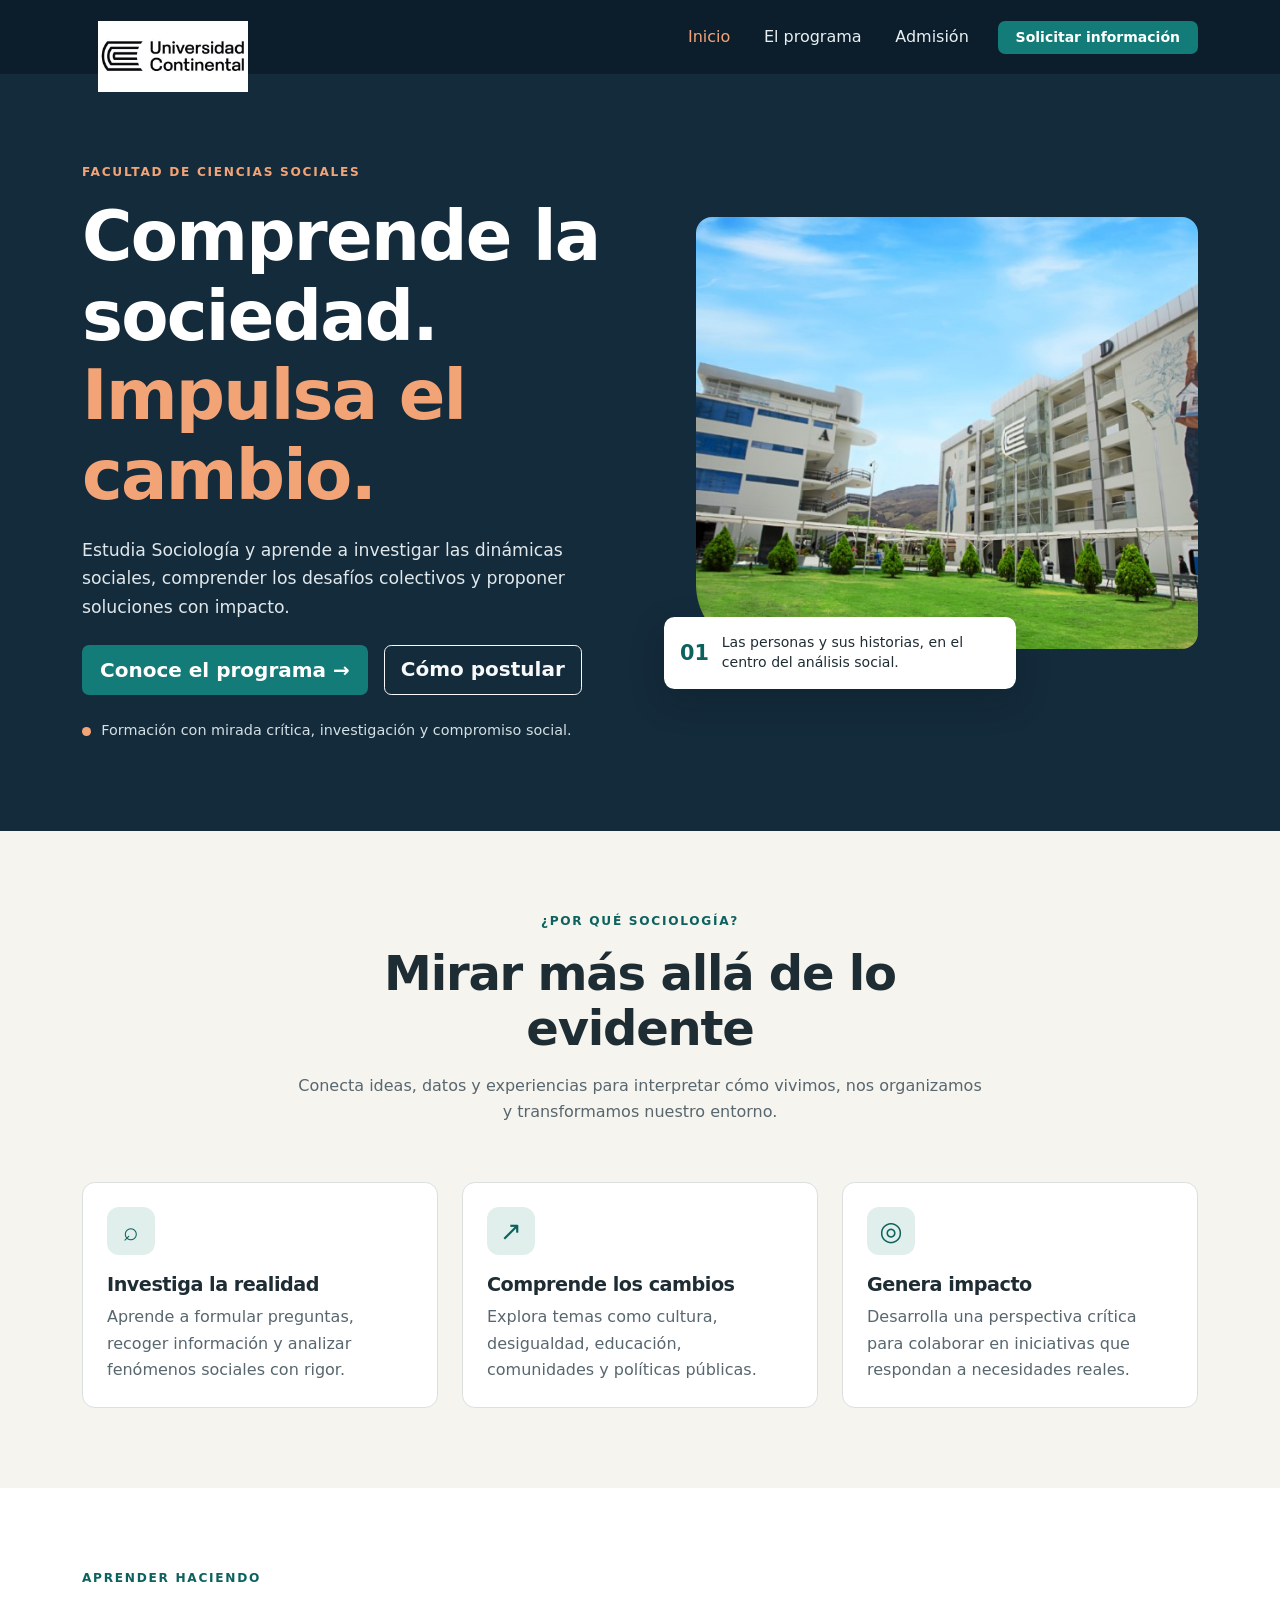
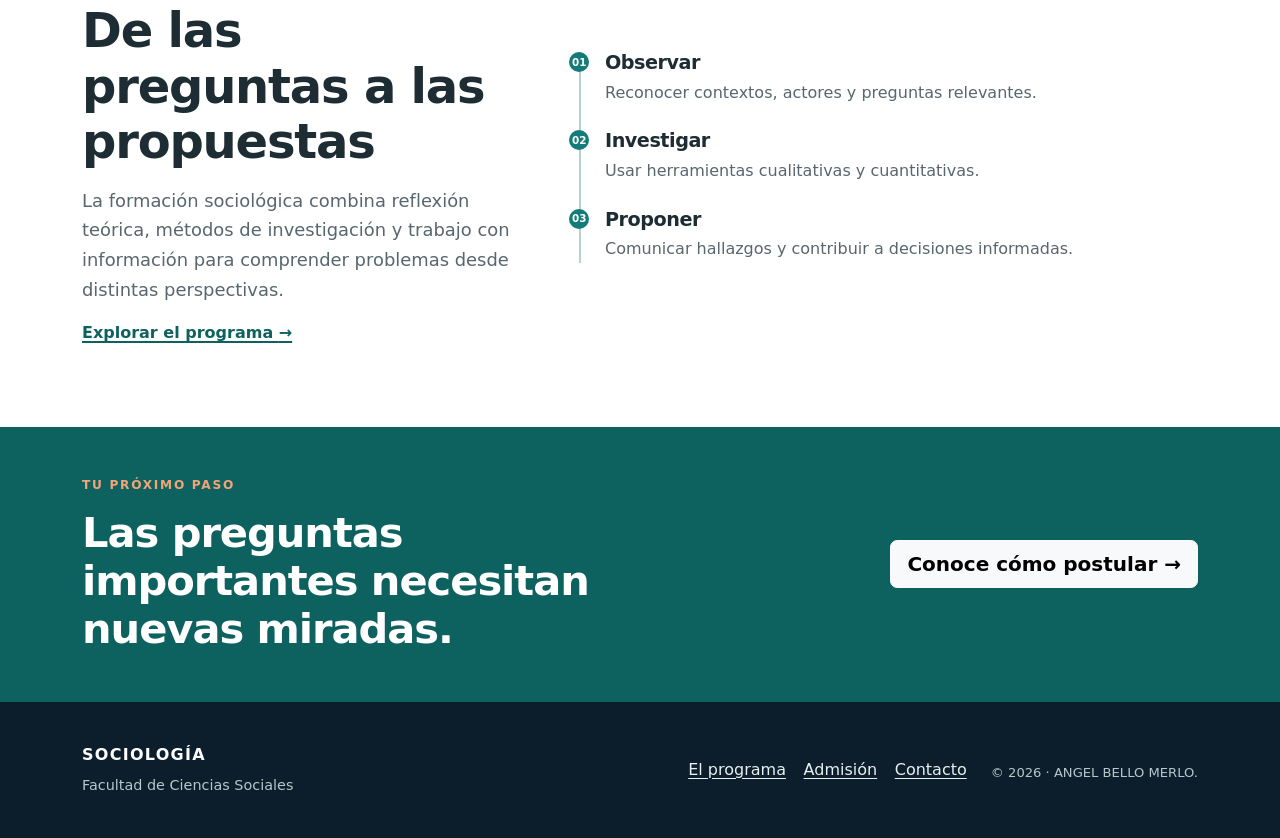
<file: index.html>
<!doctype html>
<html lang="es">
<head>
  <meta charset="utf-8">
  <meta name="viewport" content="width=device-width, initial-scale=1">
  <meta name="description" content="Conoce el programa académico de Sociología: formación, investigación y compromiso con la sociedad.">
  <title>Sociología | Facultad de Ciencias Sociales</title>
  <link href="https://cdn.jsdelivr.net/npm/bootstrap@5.3.3/dist/css/bootstrap.min.css" rel="stylesheet">
  <link rel="stylesheet" href="css/estilos.css">
</head>
<body>
  <a class="skip-link" href="#contenido">Saltar al contenido principal</a>
  <header>
    <nav class="navbar navbar-expand-lg navbar-dark site-nav" aria-label="Navegación principal">
      <div class="container">
        <a class="navbar-brand fw-bold" href="index.html" aria-label="Sociología, página principal">
          
          <a class="navbar-brand fw-bold" href="../index.html"><span class="brand-mark" aria-hidden="true"><img src="img/conti.jpg" class="w-5" alt="Universidad Continental" style="max-width: 150px; height: auto;"></span> </a>
        </a>
        <button class="navbar-toggler" type="button" data-bs-toggle="collapse" data-bs-target="#menuPrincipal"
          aria-controls="menuPrincipal" aria-expanded="false" aria-label="Abrir o cerrar menú de navegación">
          <span class="navbar-toggler-icon"></span>
        </button>
        <div class="collapse navbar-collapse" id="menuPrincipal">
          <ul class="navbar-nav ms-auto align-items-lg-center gap-lg-2">
            <li class="nav-item"><a class="nav-link active" aria-current="page" href="index.html">Inicio</a></li>
            <li class="nav-item"><a class="nav-link" href="html/programa.html">El programa</a></li>
            <li class="nav-item"><a class="nav-link" href="html/admision.html">Admisión</a></li>
            <li class="nav-item ms-lg-2"><a class="btn btn-accent btn-sm px-3" href="html/admision.html#contacto">Solicitar información</a></li>
          </ul>
        </div>
      </div>
    </nav>
  </header>

  <main id="contenido">
    <section class="hero-section">
      <div class="container">
        <div class="row align-items-center g-4 g-lg-5">
          <div class="col-lg-6">
            <p class="eyebrow">FACULTAD DE CIENCIAS SOCIALES</p>
            <h1>Comprende la sociedad. <span>Impulsa el cambio.</span></h1>
            <p class="hero-copy">Estudia Sociología y aprende a investigar las dinámicas sociales, comprender los desafíos colectivos y proponer soluciones con impacto.</p>
            <div class="d-flex flex-column flex-sm-row gap-3 mt-4">
              <a class="btn btn-accent btn-lg" href="programa.html">Conoce el programa <span aria-hidden="true">→</span></a>
              <a class="btn btn-outline-light btn-lg" href="admision.html">Cómo postular</a>
            </div>
            <div class="hero-note mt-4"><span class="note-dot" aria-hidden="true"></span> Formación con mirada crítica, investigación y compromiso social.</div>
          </div>
          <div class="col-lg-6">
            <div class="hero-image-wrap">
              <img src="img/campus1.jpg"
                alt="Grupo diverso de jóvenes conversando en un espacio al aire libre" class="hero-image">
              <div class="image-caption"><span class="caption-number">01</span><span>Las personas y sus historias, en el centro del análisis social.</span></div>
            </div>
          </div>
        </div>
      </div>
    </section>

    <section class="section-space bg-paper" aria-labelledby="mirada-title">
      <div class="container">
        <div class="section-heading">
          <p class="eyebrow">¿POR QUÉ SOCIOLOGÍA?</p>
          <h2 id="mirada-title">Mirar más allá de lo evidente</h2>
          <p>Conecta ideas, datos y experiencias para interpretar cómo vivimos, nos organizamos y transformamos nuestro entorno.</p>
        </div>
        <div class="row g-3 g-lg-4 mt-2">
          <div class="col-md-4">
            <article class="feature-card h-100">
              <div class="feature-icon" aria-hidden="true">⌕</div>
              <h3>Investiga la realidad</h3>
              <p>Aprende a formular preguntas, recoger información y analizar fenómenos sociales con rigor.</p>
            </article>
          </div>
          <div class="col-md-4">
            <article class="feature-card h-100">
              <div class="feature-icon" aria-hidden="true">↗</div>
              <h3>Comprende los cambios</h3>
              <p>Explora temas como cultura, desigualdad, educación, comunidades y políticas públicas.</p>
            </article>
          </div>
          <div class="col-md-4">
            <article class="feature-card h-100">
              <div class="feature-icon" aria-hidden="true">◎</div>
              <h3>Genera impacto</h3>
              <p>Desarrolla una perspectiva crítica para colaborar en iniciativas que respondan a necesidades reales.</p>
            </article>
          </div>
        </div>
      </div>
    </section>

    <section class="section-space">
      <div class="container">
        <div class="row align-items-center g-4 g-lg-5">
          <div class="col-lg-5">
            <p class="eyebrow">APRENDER HACIENDO</p>
            <h2>De las preguntas a las propuestas</h2>
            <p class="body-lead">La formación sociológica combina reflexión teórica, métodos de investigación y trabajo con información para comprender problemas desde distintas perspectivas.</p>
            <a href="html/programa.html" class="text-link">Explorar el programa <span aria-hidden="true">→</span></a>
          </div>
          <div class="col-lg-7">
            <div class="pathway">
              <div class="path-step"><span>01</span><div><h3>Observar</h3><p>Reconocer contextos, actores y preguntas relevantes.</p></div></div>
              <div class="path-step"><span>02</span><div><h3>Investigar</h3><p>Usar herramientas cualitativas y cuantitativas.</p></div></div>
              <div class="path-step"><span>03</span><div><h3>Proponer</h3><p>Comunicar hallazgos y contribuir a decisiones informadas.</p></div></div>
            </div>
          </div>
        </div>
      </div>
    </section>

    <section class="cta-band" aria-labelledby="cta-title">
      <div class="container d-md-flex align-items-center justify-content-between gap-4">
        <div><p class="eyebrow eyebrow-light">TU PRÓXIMO PASO</p><h2 id="cta-title">Las preguntas importantes necesitan nuevas miradas.</h2></div>
        <a class="btn btn-light btn-lg mt-3 mt-md-0" href="html/admision.html">Conoce cómo postular <span aria-hidden="true">→</span></a>
      </div>
    </section>
  </main>

  <footer class="site-footer">
    <div class="container footer-inner">
      <div><a class="footer-brand" href="index.html">SOCIOLOGÍA</a><p>Facultad de Ciencias Sociales</p></div>
      <div class="footer-links"><a href="html/programa.html">El programa</a><a href="html/admision.html">Admisión</a><a href="html/admision.html#contacto">Contacto</a></div>
      <p class="copyright">© 2026 · ANGEL BELLO MERLO.</p>
      </div>
    </footer>
  <script src="https://cdn.jsdelivr.net/npm/bootstrap@5.3.3/dist/js/bootstrap.bundle.min.js"></script>
  <script src="js/script.js"></script>
</body>
</html>
</file>
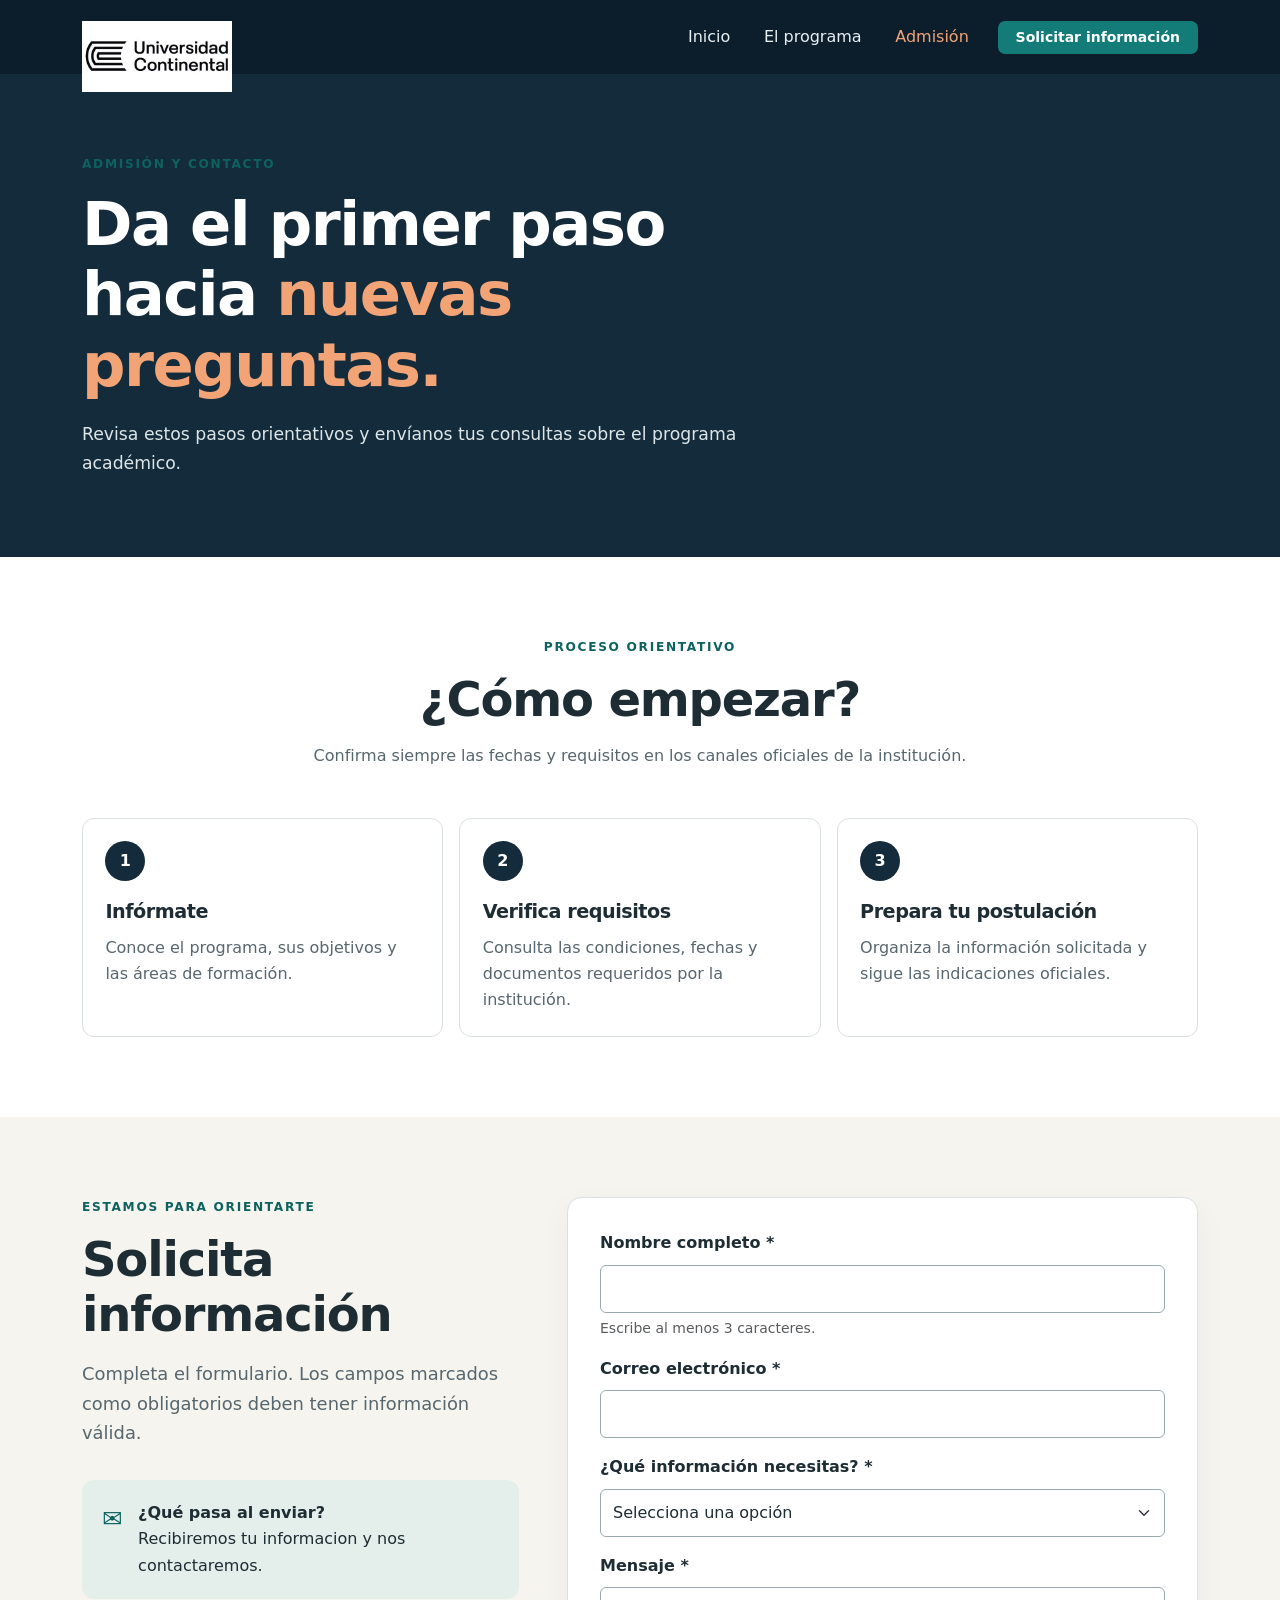
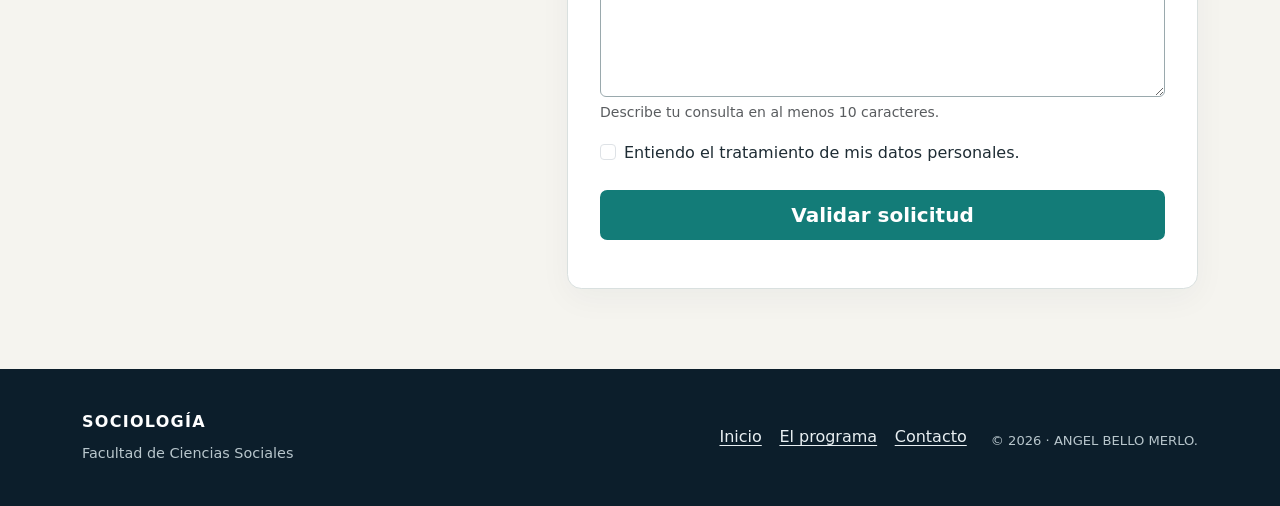
<file: html/admision.html>
<!doctype html>
<html lang="es">
<head>
  <meta charset="utf-8">
  <meta name="viewport" content="width=device-width, initial-scale=1">
  <meta name="description" content="Consulta información orientativa para postular al programa de Sociología y envía una solicitud de información.">
  <title>Admisión y contacto | Sociología</title>
  <link href="https://cdn.jsdelivr.net/npm/bootstrap@5.3.3/dist/css/bootstrap.min.css" rel="stylesheet">
  <link rel="stylesheet" href="../css/estilos.css">
</head>
<body>
  <a class="skip-link" href="#contenido">Saltar al contenido principal</a>
  <header>
    <nav class="navbar navbar-expand-lg navbar-dark site-nav" aria-label="Navegación principal">
      <div class="container">
        <a class="navbar-brand fw-bold" href="../index.html"><span class="brand-mark" aria-hidden="true"><img src="../img/conti.jpg" class="w-5" alt="Universidad Continental" style="max-width: 150px; height: auto;"></span> </a>
        <button class="navbar-toggler" type="button" data-bs-toggle="collapse" data-bs-target="#menuPrincipal" aria-controls="menuPrincipal" aria-expanded="false" aria-label="Abrir o cerrar menú de navegación"><span class="navbar-toggler-icon"></span></button>
        <div class="collapse navbar-collapse" id="menuPrincipal">
          <ul class="navbar-nav ms-auto align-items-lg-center gap-lg-2">
            <li class="nav-item"><a class="nav-link" href="../index.html">Inicio</a></li>
            <li class="nav-item"><a class="nav-link" href="programa.html">El programa</a></li>
            <li class="nav-item"><a class="nav-link active" aria-current="page" href="admision.html">Admisión</a></li>
            <li class="nav-item ms-lg-2"><a class="btn btn-accent btn-sm px-3" href="#contacto">Solicitar información</a></li>
          </ul>
        </div>
      </div>
    </nav>
  </header>
  <main id="contenido">
    <section class="page-hero">
      <div class="container">
        <p class="eyebrow">ADMISIÓN Y CONTACTO</p>
        <h1>Da el primer paso hacia <span>nuevas preguntas.</span></h1>
        <p>Revisa estos pasos orientativos y envíanos tus consultas sobre el programa académico.</p>
      </div>
    </section>
    <section class="section-space">
      <div class="container">
        <div class="section-heading"><p class="eyebrow">PROCESO ORIENTATIVO</p><h2>¿Cómo empezar?</h2><p>Confirma siempre las fechas y requisitos en los canales oficiales de la institución.</p></div>
        <div class="row g-3 mt-3">
          <div class="col-md-4"><article class="step-card"><span class="step-num">1</span><h3>Infórmate</h3><p>Conoce el programa, sus objetivos y las áreas de formación.</p></article></div>
          <div class="col-md-4"><article class="step-card"><span class="step-num">2</span><h3>Verifica requisitos</h3><p>Consulta las condiciones, fechas y documentos requeridos por la institución.</p></article></div>
          <div class="col-md-4"><article class="step-card"><span class="step-num">3</span><h3>Prepara tu postulación</h3><p>Organiza la información solicitada y sigue las indicaciones oficiales.</p></article></div>
        </div>
      </div>
    </section>
    <section class="section-space bg-paper" id="contacto" aria-labelledby="contacto-title">
      <div class="container">
        <div class="row g-5">
          <div class="col-lg-5">
            <p class="eyebrow">ESTAMOS PARA ORIENTARTE</p>
            <h2 id="contacto-title">Solicita información</h2>
            <p class="body-lead">Completa el formulario. Los campos marcados como obligatorios deben tener información válida.</p>
            <div class="contact-note"><span aria-hidden="true">✉</span><p><strong>¿Qué pasa al enviar?</strong><br>  Recibiremos tu informacion y nos contactaremos.</p></div>
          </div>
          <div class="col-lg-7">
            <form id="formContacto" class="contact-form" novalidate>
              <div class="mb-3">
                <label for="nombre" class="form-label">Nombre completo <span aria-hidden="true">*</span></label>
                <input class="form-control" id="nombre" name="nombre" type="text" autocomplete="name" required minlength="3" aria-describedby="nombreAyuda nombreError">
                <div id="nombreAyuda" class="form-text">Escribe al menos 3 caracteres.</div>
                <div id="nombreError" class="invalid-feedback">Ingresa tu nombre completo (mínimo 3 caracteres).</div>
              </div>
              <div class="mb-3">
                <label for="correo" class="form-label">Correo electrónico <span aria-hidden="true">*</span></label>
                <input class="form-control" id="correo" name="correo" type="email" autocomplete="email" required aria-describedby="correoError">
                <div id="correoError" class="invalid-feedback">Ingresa un correo electrónico válido.</div>
              </div>
              <div class="mb-3">
                <label for="interes" class="form-label">¿Qué información necesitas? <span aria-hidden="true">*</span></label>
                <select class="form-select" id="interes" name="interes" required aria-describedby="interesError">
                  <option value="">Selecciona una opción</option>
                  <option>Plan de estudios</option><option>Admisión y requisitos</option><option>Campo laboral</option><option>Otra consulta</option>
                </select>
                <div id="interesError" class="invalid-feedback">Selecciona el tema de tu consulta.</div>
              </div>
              <div class="mb-3">
                <label for="mensaje" class="form-label">Mensaje <span aria-hidden="true">*</span></label>
                <textarea class="form-control" id="mensaje" name="mensaje" rows="4" required minlength="10" aria-describedby="mensajeAyuda mensajeError"></textarea>
                <div id="mensajeAyuda" class="form-text">Describe tu consulta en al menos 10 caracteres.</div>
                <div id="mensajeError" class="invalid-feedback">Escribe un mensaje de al menos 10 caracteres.</div>
              </div>
              <div class="form-check mb-4">
                <input class="form-check-input" type="checkbox" value="acepto" id="privacidad" required aria-describedby="privacidadError">
                <label class="form-check-label" for="privacidad">Entiendo el tratamiento de mis datos personales.</label>
                <div id="privacidadError" class="invalid-feedback">Debes marcar esta casilla para continuar.</div>
              </div>
              <button type="submit" class="btn btn-accent btn-lg w-100">Validar solicitud</button>
              <div id="formFeedback" class="mt-3" role="status" aria-live="polite" tabindex="-1"></div>
            </form>
          </div>
        </div>
      </div>
    </section>
  </main>
  <footer class="site-footer"><div class="container footer-inner"><div><a class="footer-brand" href="../index.html">SOCIOLOGÍA</a><p>Facultad de Ciencias Sociales</p></div><div class="footer-links"><a href="index.html">Inicio</a><a href="programa.html">El programa</a><a href="#contacto">Contacto</a></div><p class="copyright">© 2026 · ANGEL BELLO MERLO.</p></div></footer>
  <script src="https://cdn.jsdelivr.net/npm/bootstrap@5.3.3/dist/js/bootstrap.bundle.min.js"></script><script src="../js/script.js"></script>
</body>
</html>
</file>
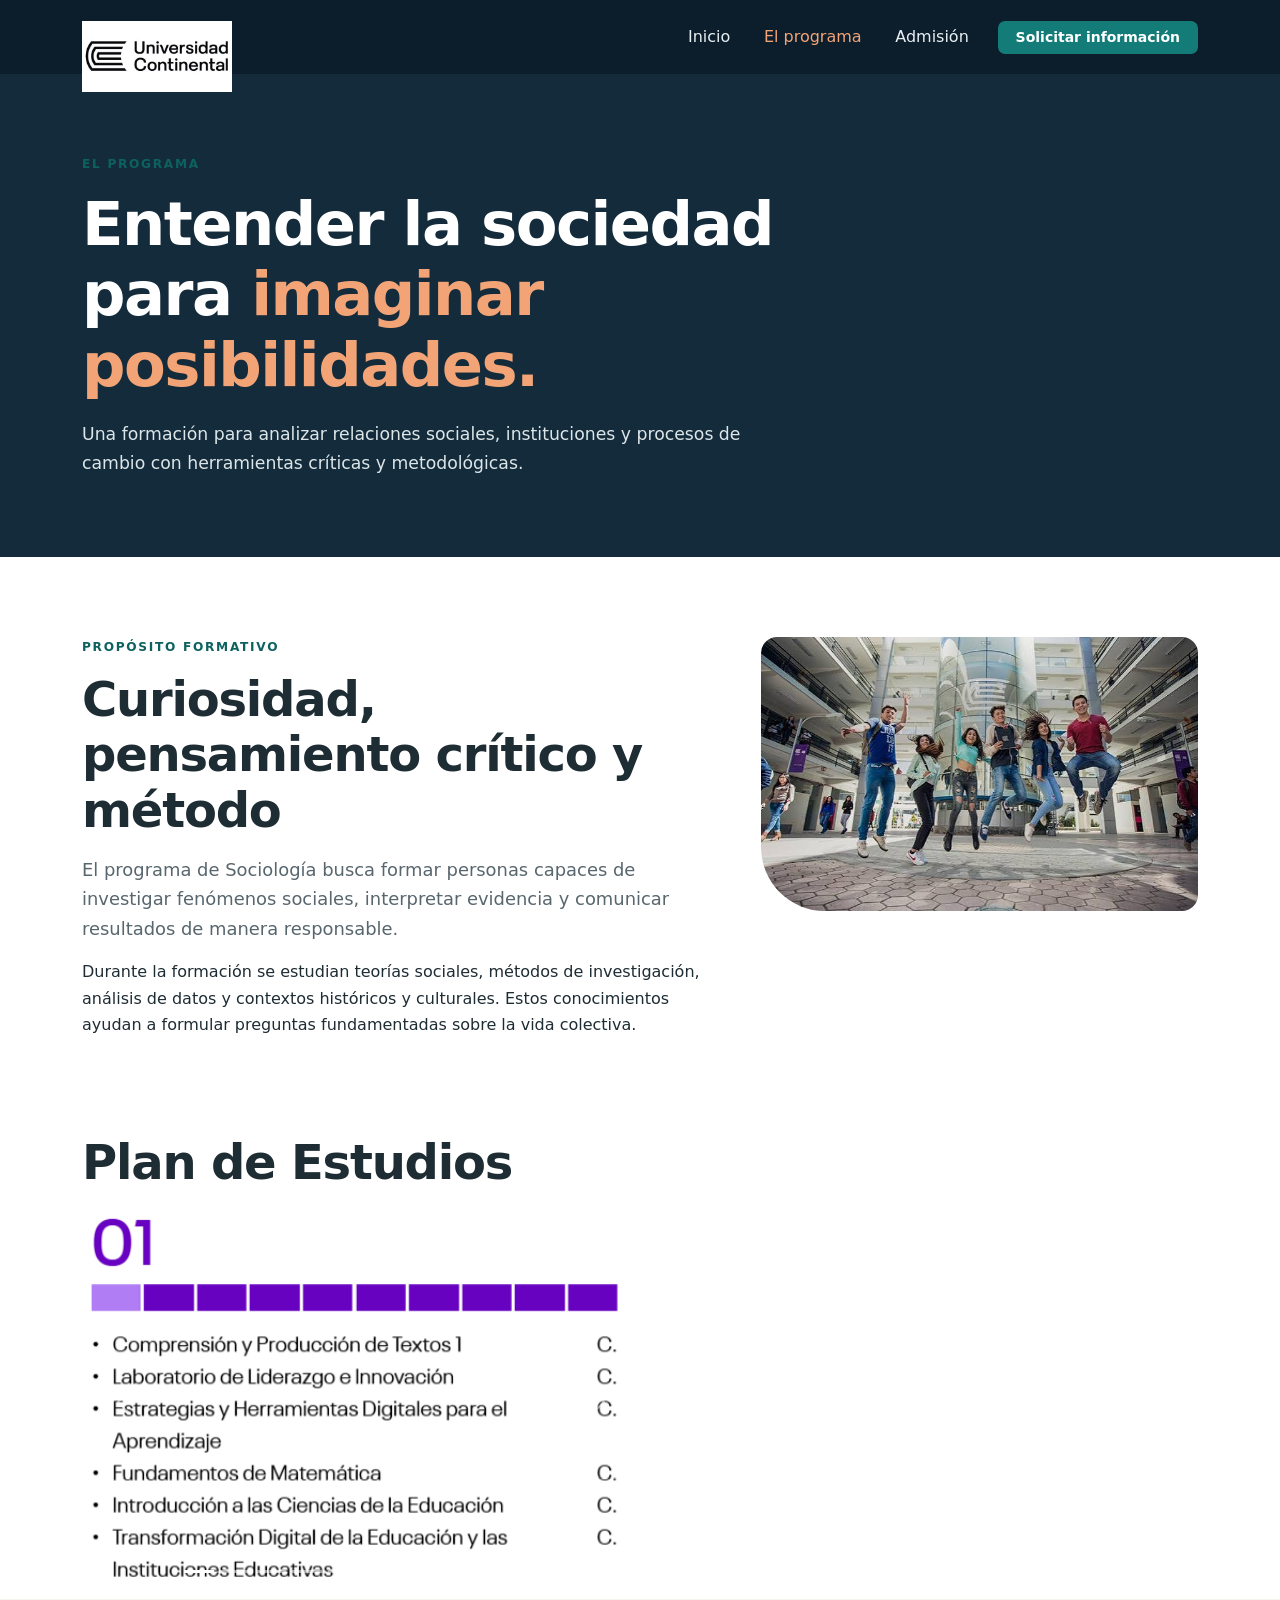
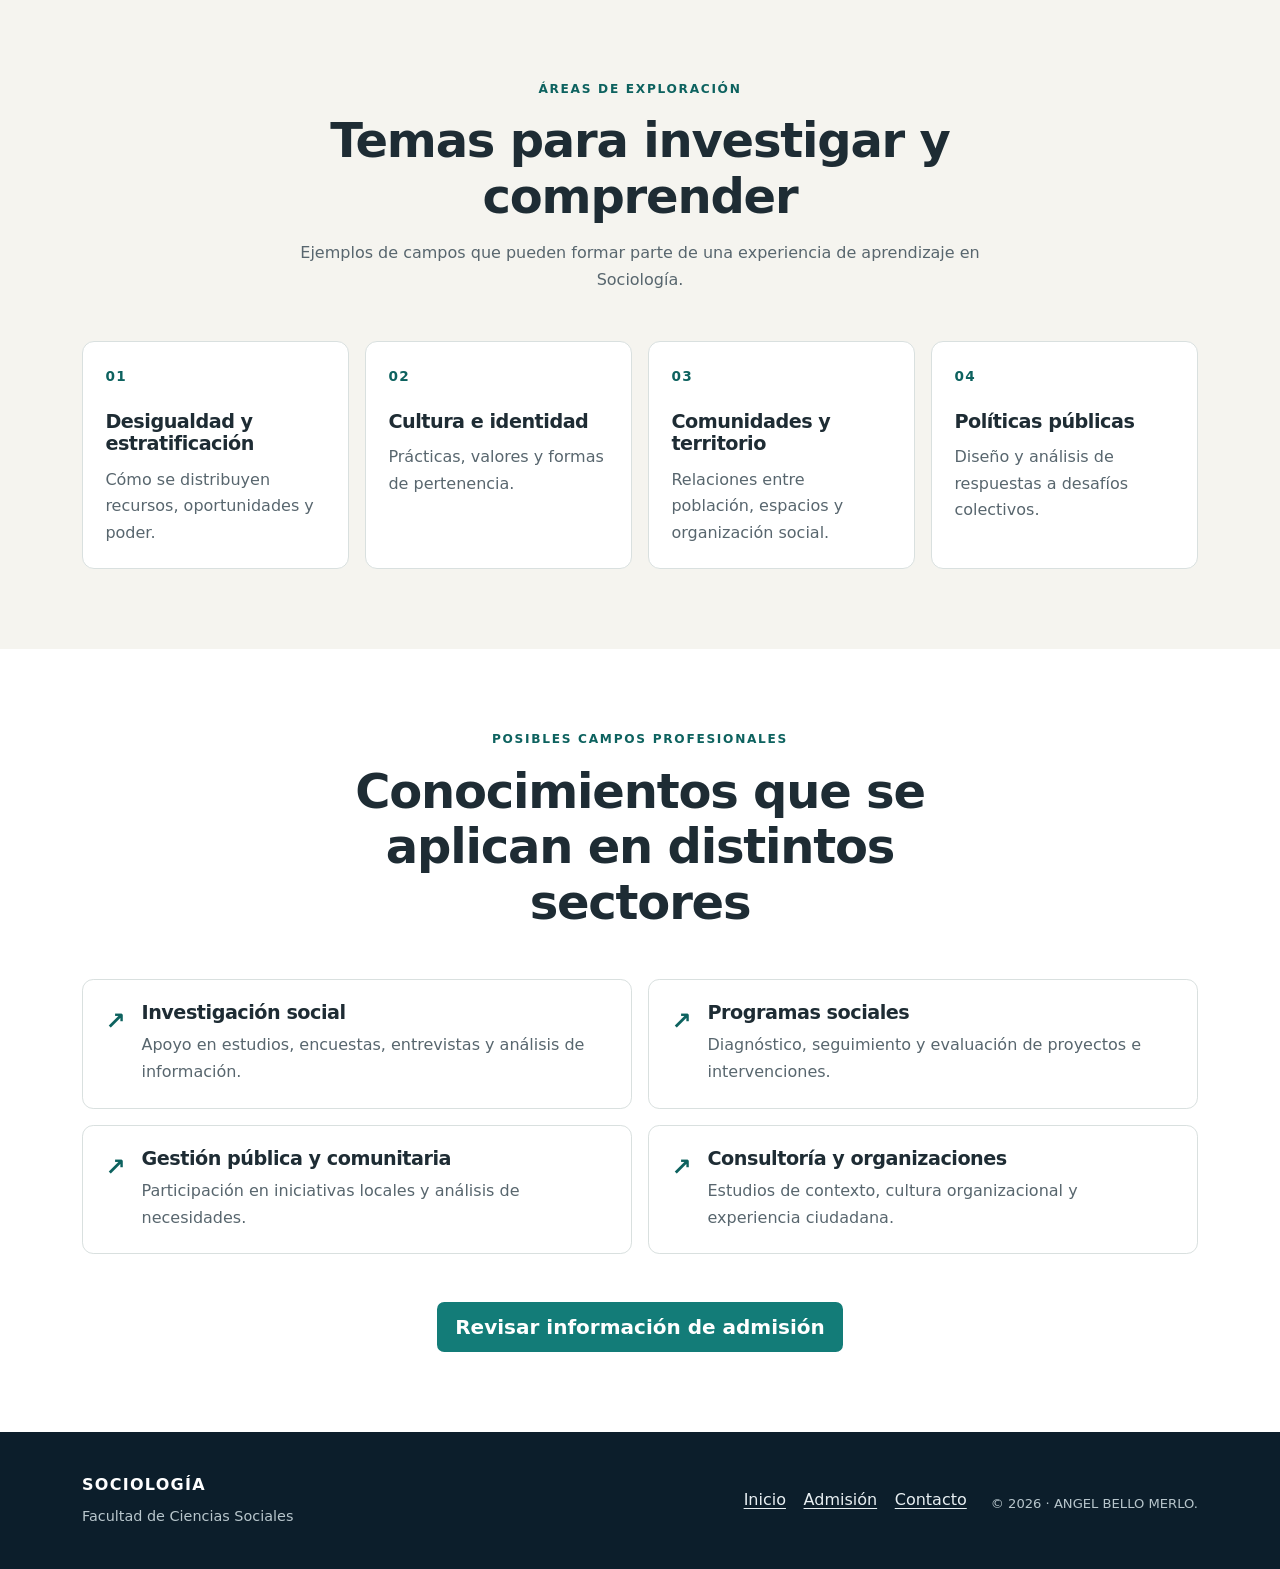
<file: html/programa.html>
<!doctype html>
<html lang="es">
<head>
  <meta charset="utf-8">
  <meta name="viewport" content="width=device-width, initial-scale=1">
  <meta name="description" content="Conoce los objetivos, áreas de estudio y posibilidades profesionales del programa académico de Sociología.">
  <title>El programa | Sociología</title>
  <link href="https://cdn.jsdelivr.net/npm/bootstrap@5.3.3/dist/css/bootstrap.min.css" rel="stylesheet">
  <link rel="stylesheet" href="../css/estilos.css">
</head>
<body>
  <a class="skip-link" href="#contenido">Saltar al contenido principal</a>
  <header>
    <nav class="navbar navbar-expand-lg navbar-dark site-nav" aria-label="Navegación principal">
      <div class="container">
        
        <a class="navbar-brand fw-bold" href="../index.html"><span class="brand-mark" aria-hidden="true"><img src="../img/conti.jpg" class="w-5" alt="Universidad Continental" style="max-width: 150px; height: auto;"></span> </a>
        <button class="navbar-toggler" type="button" data-bs-toggle="collapse" data-bs-target="#menuPrincipal" aria-controls="menuPrincipal" aria-expanded="false" aria-label="Abrir o cerrar menú de navegación"><span class="navbar-toggler-icon"></span></button>
        <div class="collapse navbar-collapse" id="menuPrincipal">
          <ul class="navbar-nav ms-auto align-items-lg-center gap-lg-2">
            <li class="nav-item"><a class="nav-link" href="../index.html">Inicio</a></li>
            <li class="nav-item"><a class="nav-link active" aria-current="page" href="programa.html">El programa</a></li>
            <li class="nav-item"><a class="nav-link" href="admision.html">Admisión</a></li>
            <li class="nav-item ms-lg-2"><a class="btn btn-accent btn-sm px-3" href="admision.html#contacto">Solicitar información</a></li>
          </ul>
        </div>
      </div>
    </nav>
  </header>
  <main id="contenido">
    <section class="page-hero">
      <div class="container">
        <p class="eyebrow">EL PROGRAMA</p>
        <h1>Entender la sociedad para <span>imaginar posibilidades.</span></h1>
        <p>Una formación para analizar relaciones sociales, instituciones y procesos de cambio con herramientas críticas y metodológicas.</p>
      </div>
    </section>
    <section class="section-space">
      <div class="container">
        <div class="row g-5 align-items-start">
          <div class="col-lg-7">
            <p class="eyebrow">PROPÓSITO FORMATIVO</p>
            <h2>Curiosidad, pensamiento crítico y método</h2>
            <p class="body-lead">El programa de Sociología busca formar personas capaces de investigar fenómenos sociales, interpretar evidencia y comunicar resultados de manera responsable.</p>
            <p>Durante la formación se estudian teorías sociales, métodos de investigación, análisis de datos y contextos históricos y culturales. Estos conocimientos ayudan a formular preguntas fundamentadas sobre la vida colectiva.</p>
            
          </div>
          <div class="col-lg-5">
            <img class="content-image" src="../img/campus.jpg" alt="Estudiantes colaborando alrededor de una mesa durante una actividad grupal">
          </div>
        </div>
      </div>
    </section>
    <section class="d-block w-100 overflow-hidden" style="max-width: 100vw;">
      <div class="container my-14">
        <h2>Plan de Estudios</h2>
        <div class="col-md-6 overflow-hidden px-20" style="min-width: 0;">
            <div id="carouselExampleIndicators" class="carousel slide" data-ride="carousel">
              <div class="carousel-indicators">
                <button type="button" data-bs-target="#carouselExampleIndicators" data-bs-slide-to="0" class="active" aria-current="true" aria-label="Slide 1"></button>
                <button type="button" data-bs-target="#carouselExampleIndicators" data-bs-slide-to="1" aria-label="Slide 2"></button>
                <button type="button" data-bs-target="#carouselExampleIndicators" data-bs-slide-to="2" aria-label="Slide 3"></button>
                <button type="button" data-bs-target="#carouselExampleIndicators" data-bs-slide-to="3" aria-label="Slide 4"></button>
                <button type="button" data-bs-target="#carouselExampleIndicators" data-bs-slide-to="4" aria-label="Slide 5"></button>
                <button type="button" data-bs-target="#carouselExampleIndicators" data-bs-slide-to="5" aria-label="Slide 6"></button>
                <button type="button" data-bs-target="#carouselExampleIndicators" data-bs-slide-to="6" aria-label="Slide 7"></button>
                <button type="button" data-bs-target="#carouselExampleIndicators" data-bs-slide-to="7" aria-label="Slide 8"></button>
                <button type="button" data-bs-target="#carouselExampleIndicators" data-bs-slide-to="8" aria-label="Slide 9"></button>
                <button type="button" data-bs-target="#carouselExampleIndicators" data-bs-slide-to="9" aria-label="Slide 10 "></button>
              </div>
              <div class="carousel-inner">
                <div class="carousel-item active">
                  <img src="../img/1.png"  class="d-block w-100" alt="plan 1">
                </div>
                <div class="carousel-item">
                  <img src="../img/2.png" class="d-block w-100" alt="plan 2">
                </div>
                <div class="carousel-item">
                  <img src="../img/3.png" class="d-block w-100" alt="plan 3">
                </div>
                <div class="carousel-item">
                  <img src="../img/4.png" class="d-block w-100" alt="plan 4">
                </div>
                <div class="carousel-item">
                  <img src="../img/5.png" class="d-block w-100" alt="plan 5">
                </div>
              <div class="carousel-item">
                  <img src="../img/6.png" class="d-block w-100" alt="plan 6">
                </div>
              <div class="carousel-item">
                  <img src="../img/7.png" class="d-block w-100" alt="plan 7">
                </div>
                <div class="carousel-item">
                  <img src="../img/8.png" class="d-block w-100" alt="plan 8">
                </div>
                <div class="carousel-item">
                  <img src="../img/9.png" class="d-block w-100" alt="plan 9">
                </div>
                <div class="carousel-item">
                  <img src="../img/10.png" class="d-block w-100" alt="plan 10">
                </div>
              </div>
              <button class="carousel-control-prev" type="button" data-bs-target="#carouselExampleIndicators" data-bs-slide="prev">
                <span class="carousel-control-prev-icon" aria-hidden="true"></span>
                <span class="visually-hidden">Previous</span>
              </button>
              <button class="carousel-control-next" type="button" data-bs-target="#carouselExampleIndicators" data-bs-slide="next">
                <span class="carousel-control-next-icon" aria-hidden="true"></span>
                <span class="visually-hidden">Next</span>
              </button>
            </div>
          </div>
        </div>
    </section>
    <section class="section-space bg-paper" aria-labelledby="areas-title">
      <div class="container">
        <div class="section-heading"><p class="eyebrow">ÁREAS DE EXPLORACIÓN</p><h2 id="areas-title">Temas para investigar y comprender</h2><p>Ejemplos de campos que pueden formar parte de una experiencia de aprendizaje en Sociología.</p></div>
        <div class="row g-3 mt-3">
          <div class="col-sm-6 col-lg-3"><article class="topic-card"><span class="topic-index">01</span><h3>Desigualdad y estratificación</h3><p>Cómo se distribuyen recursos, oportunidades y poder.</p></article></div>
          <div class="col-sm-6 col-lg-3"><article class="topic-card"><span class="topic-index">02</span><h3>Cultura e identidad</h3><p>Prácticas, valores y formas de pertenencia.</p></article></div>
          <div class="col-sm-6 col-lg-3"><article class="topic-card"><span class="topic-index">03</span><h3>Comunidades y territorio</h3><p>Relaciones entre población, espacios y organización social.</p></article></div>
          <div class="col-sm-6 col-lg-3"><article class="topic-card"><span class="topic-index">04</span><h3>Políticas públicas</h3><p>Diseño y análisis de respuestas a desafíos colectivos.</p></article></div>
        </div>
      </div>
    </section>
    <section class="section-space">
      <div class="container">
        <div class="section-heading"><p class="eyebrow">POSIBLES CAMPOS PROFESIONALES</p><h2 id="salidas-title">Conocimientos que se aplican en distintos sectores</h2></div>
        <div class="row g-3 mt-2">
          <div class="col-md-6"><div class="career-item"><span aria-hidden="true">↗</span><div><h3>Investigación social</h3><p>Apoyo en estudios, encuestas, entrevistas y análisis de información.</p></div></div></div>
          <div class="col-md-6"><div class="career-item"><span aria-hidden="true">↗</span><div><h3>Programas sociales</h3><p>Diagnóstico, seguimiento y evaluación de proyectos e intervenciones.</p></div></div></div>
          <div class="col-md-6"><div class="career-item"><span aria-hidden="true">↗</span><div><h3>Gestión pública y comunitaria</h3><p>Participación en iniciativas locales y análisis de necesidades.</p></div></div></div>
          <div class="col-md-6"><div class="career-item"><span aria-hidden="true">↗</span><div><h3>Consultoría y organizaciones</h3><p>Estudios de contexto, cultura organizacional y experiencia ciudadana.</p></div></div></div>
        </div>
        <div class="text-center mt-5"><a href="admision.html" class="btn btn-accent btn-lg">Revisar información de admisión</a></div>
      </div>
    </section>
  </main>
  <footer class="site-footer"><div class="container footer-inner"><div><a class="footer-brand" href="../index.html">SOCIOLOGÍA</a><p>Facultad de Ciencias Sociales</p></div><div class="footer-links"><a href="index.html">Inicio</a><a href="admision.html">Admisión</a><a href="admision.html#contacto">Contacto</a></div><p class="copyright">© 2026 · ANGEL BELLO MERLO.</p></div></footer>
  <script src="https://cdn.jsdelivr.net/npm/bootstrap@5.3.3/dist/js/bootstrap.bundle.min.js"></script><script src="../js/script.js"></script>
</body>
</html>
</file>
<file: css/estilos.css>
:root {
  --navy: #142b3b;
  --navy-deep: #0c1e2b;
  --teal: #137c78;
  --teal-dark: #0d625f;
  --coral: #f2a477;
  --paper: #f5f4ef;
  --ink: #1e2c34;
  --muted: #58666e;
  --line: #d9e0df;
}
* { 
  box-sizing: border-box; }
html { 
  scroll-behavior: smooth; }
body { margin: 0; 
  color: var(--ink); 
  font-family: system-ui, -apple-system, "Segoe UI", Roboto, Arial, sans-serif; 
  line-height: 1.65; }
a { 
  text-underline-offset: .2em; }
a:focus-visible, button:focus-visible, input:focus-visible, select:focus-visible, textarea:focus-visible {
  outline: 3px solid #e28c52; 
  outline-offset: 3px;
}
.skip-link { position: absolute; 
  top: -5rem; 
  left: 1rem; 
  z-index: 2000; 
  padding: .75rem 1rem; 
  color: #fff; 
  background: var(--navy-deep); 
  border-radius: .4rem; }
.skip-link:focus { top: 1rem; }
.site-nav { 
  background: var(--navy-deep); 
  padding: .85rem 0; }
.navbar-brand { 
  letter-spacing: .07em; 
  font-size: 1rem; 
  display: flex; 
  align-items: center; 
  gap: .55rem; }
.brand-mark { 
  display: inline-grid; 
  place-items: center; 
  width: 2rem; height: 2rem; 
  border-radius: 50%; color: var(--navy-deep);
   background: var(--coral); font-weight: 800; }
.nav-link { 
  color: #e8eff2 !important; 
  padding: .65rem .8rem !important; }
.nav-link:hover, .nav-link:focus, .nav-link.active { color: var(--coral) !important; }
.btn { 
  border-radius: .45rem; 
  font-weight: 650; }
.btn-accent {
  background: var(--teal); 
  border: 2px solid var(--teal); 
  color: #fff; }
.btn-accent:hover, .btn-accent:focus { 
  background: var(--teal-dark); 
  border-color: var(--teal-dark); 
  color: #fff; }
.hero-section { 
  background: var(--navy); 
  color: #fff; 
  padding: 3.5rem 0 3.75rem; overflow: hidden; }
.eyebrow { 
  color: var(--teal-dark);
   font-size: .76rem; 
   font-weight: 800; 
   letter-spacing: .14em; 
   margin-bottom: .9rem; }
.hero-section .eyebrow, .eyebrow-light { color: var(--coral); }
h1, h2, h3 { line-height: 1.16; 
  letter-spacing: -.025em; }
h1 { font-size: clamp(2.35rem, 9vw, 4.3rem); 
  font-weight: 760; 
  margin: 0 0 1.25rem; 
  max-width: 13ch; }
h1 span, .page-hero h1 span { 
  color: var(--coral); }
.hero-copy { font-size: 1.08rem; 
  max-width: 38rem; 
  color: #e0e8eb; }
.hero-note { font-size: .9rem; 
  color: #d4e0e4; 
  display: flex; 
  align-items: center; 
  gap: .65rem; }
.note-dot { width: .55rem; 
  height: .55rem; 
  background: var(--coral); 
  border-radius: 50%; flex: 0 0 auto; }
.hero-image-wrap { 
  position: relative; 
  padding: 0 0 2.5rem 1rem; }
.hero-image { width: 100%; 
  min-height: 18rem; 
  max-height: 30rem; 
  object-fit: cover; 
  border-radius: 1rem 1rem 1rem 4rem; }
.image-caption { position: absolute; 
  bottom: 0; 
  left: 0; 
  width: min(90%, 22rem); 
  padding: 1rem; 
  background: #fff; 
  color: var(--ink); 
  border-radius: .65rem; 
  box-shadow: 0 .8rem 2rem #06172344; 
  display: flex; gap: .8rem; 
  align-items: center; 
  font-size: .88rem; line-height: 1.4; }
.caption-number { color: var(--teal-dark); 
  font-size: 1.3rem; 
  font-weight: 800; }
.section-space { padding: 4rem 0; }
.bg-paper { background: var(--paper); }
.section-heading { max-width: 43rem; 
  text-align: center; margin: 0 auto 2rem; }
h2 { font-size: clamp(1.9rem, 6vw, 3rem); 
  font-weight: 750; margin-bottom: 1rem; }
.section-heading > p:last-child { color: var(--muted); margin: 0; }
.feature-card { padding: 1.5rem; 
  border: 1px solid var(--line); 
  border-radius: .8rem;
   background: #fff; 
   transition: transform .2s ease, box-shadow .2s ease; }
.feature-card:hover { transform: translateY(-3px); 
  box-shadow: 0 .8rem 2rem #102b3b12; }
.feature-icon { display: grid; 
  place-items: center; width: 3rem; 
  height: 3rem; background: #e1efec; 
  color: var(--teal-dark); border-radius: .75rem; 
  font-size: 1.65rem; 
  margin-bottom: 1.2rem; }
h3 { font-size: 1.2rem; 
  font-weight: 750; }
.feature-card p, .topic-card p, .step-card p, .career-item p { color: var(--muted); margin-bottom: 0; }
.body-lead { color: var(--muted); font-size: 1.12rem; }
.text-link { color: var(--teal-dark); font-weight: 750; 
  text-decoration-thickness: 2px; }
.pathway { border-left: 2px solid #b7d2cc; 
  margin-left: .75rem; padding-left: 1.5rem; }
.path-step { position: relative; display: flex; 
  gap: 1rem; padding: 0 0 1.5rem; }
.path-step:last-child { padding-bottom: 0; }
.path-step > span { position: absolute; 
  left: -2.23rem; display: grid; 
  place-items: center; width: 1.25rem;
   height: 1.25rem; background: var(--teal); 
   color: white; border-radius: 50%; font-size: .65rem; 
   font-weight: 800; }
.path-step p { margin: 0; 
  color: var(--muted); }
.path-step h3 { margin-bottom: .35rem; }
.cta-band { padding: 3rem 0; 
  background: var(--teal-dark); 
  color: white; }
.cta-band h2 { font-size: clamp(1.8rem, 5vw, 2.6rem); 
  max-width: 36rem; margin: 0; }
.site-footer { background: var(--navy-deep); 
  color: #dbe4e7; padding: 2.5rem 0; }
.footer-inner { display: grid; 
  gap: 1.5rem; }
.footer-brand { color: white; 
  text-decoration: none;
   font-weight: 800; 
   letter-spacing: .08em; }
.site-footer p { margin: .4rem 0 0; 
  color: #b8c6cc; font-size: .9rem; }
.footer-links { display: flex; 
  flex-wrap: wrap; gap: 1.1rem; }
.footer-links a { color: #e8eff2; }
.copyright { font-size: .82rem !important; }
.page-hero { padding: 3.5rem 0; 
  background: var(--navy); color: #fff; }
.page-hero h1 { max-width: 17ch; 
  font-size: clamp(2.3rem, 8vw, 3.8rem); }
.page-hero p:last-child { max-width: 43rem; 
  color: #dce6e9; 
  font-size: 1.08rem; 
  margin: 0; }
.content-image { width: 100%; 
  max-height: 28rem; 
  object-fit: cover; 
  border-radius: 1rem 1rem 1rem 4rem; }
.note-panel { border-left: 4px solid var(--coral); 
  padding: 1rem 1.2rem; 
  background: var(--paper); 
  border-radius: 0 .5rem .5rem 0; 
  margin-top: 1.5rem; }
.topic-card, .step-card { height: 100%; 
  padding: 1.4rem; border: 1px solid var(--line);
   border-radius: .75rem; 
   background: #fff; }
.topic-index { color: var(--teal-dark); 
  font-weight: 850; 
  letter-spacing: .1em; 
  font-size: .85rem; 
  display: block; 
  margin-bottom: 1.5rem; }
.topic-card h3, .step-card h3 { margin-bottom: .7rem; }
.career-item { display: flex; gap: 1rem; height: 100%; padding: 1.4rem; border: 1px solid var(--line); border-radius: .7rem; }
.career-item > span { color: var(--teal-dark); font-size: 1.5rem; font-weight: 800; }
.step-num { display: grid;
   place-items: center; width: 2.5rem;
    height: 2.5rem; border-radius: 50%; 
    background: var(--navy); color: #fff; 
    font-weight: 800; 
    margin-bottom: 1.25rem; }
.contact-note { display: flex; gap: 1rem; 
  margin-top: 2rem; padding: 1.25rem; background: #e4efec; border-radius: .75rem; }
.contact-note > span { font-size: 1.5rem; color: var(--teal-dark); }
.contact-note p { margin: 0; }
.contact-form { background: #fff;
   padding: 1.25rem; border-radius: .9rem; border: 1px solid var(--line); box-shadow: 0 .6rem 2rem #102b3b0b; }
.form-label { font-weight: 700; }
.form-control, .form-select { min-height: 3rem; 
  border-color: #9aa9ad; color: var(--ink); }
.form-control:focus, .form-select:focus { border-color: var(--teal); 
  box-shadow: 0 0 0 .2rem #137c7830; }
.form-check-input:checked { background-color: var(--teal);
   border-color: var(--teal); }
#formFeedback { font-weight: 650; }
#formFeedback.success { color: #145b3d; background: #e2f3e9; padding: .85rem; border-radius: .5rem; }
#formFeedback.error { color: #842029; background: #f8d7da; padding: .85rem; border-radius: .5rem; }
.container m-28{
  text-align: center;
  align-items: center;

}
@media (min-width: 576px) {
  .hero-section { padding: 4.5rem 0; }
  .hero-image-wrap { padding-left: 1.5rem; }
  .contact-form { padding: 2rem; }
}
@media (min-width: 768px) {
  .section-space { padding: 5rem 0; }
  .footer-inner { grid-template-columns: 1fr auto; align-items: start; }
  .copyright { grid-column: 1 / -1; }
  .page-hero { padding: 5rem 0; }
}
@media (min-width: 992px) {
  .hero-section { padding: 5.5rem 0; }
  .hero-image-wrap { padding-left: 2rem; }
  .hero-image { min-height: 27rem; }
  .footer-inner { grid-template-columns: 1fr auto auto; align-items: center; }
  .copyright { grid-column: auto; }
}
@media (prefers-reduced-motion: reduce) {
  html { scroll-behavior: auto; }
  *, *::before, *::after { transition-duration: .01ms !important; animation-duration: .01ms !important; animation-iteration-count: 1 !important; }
}
</file>
